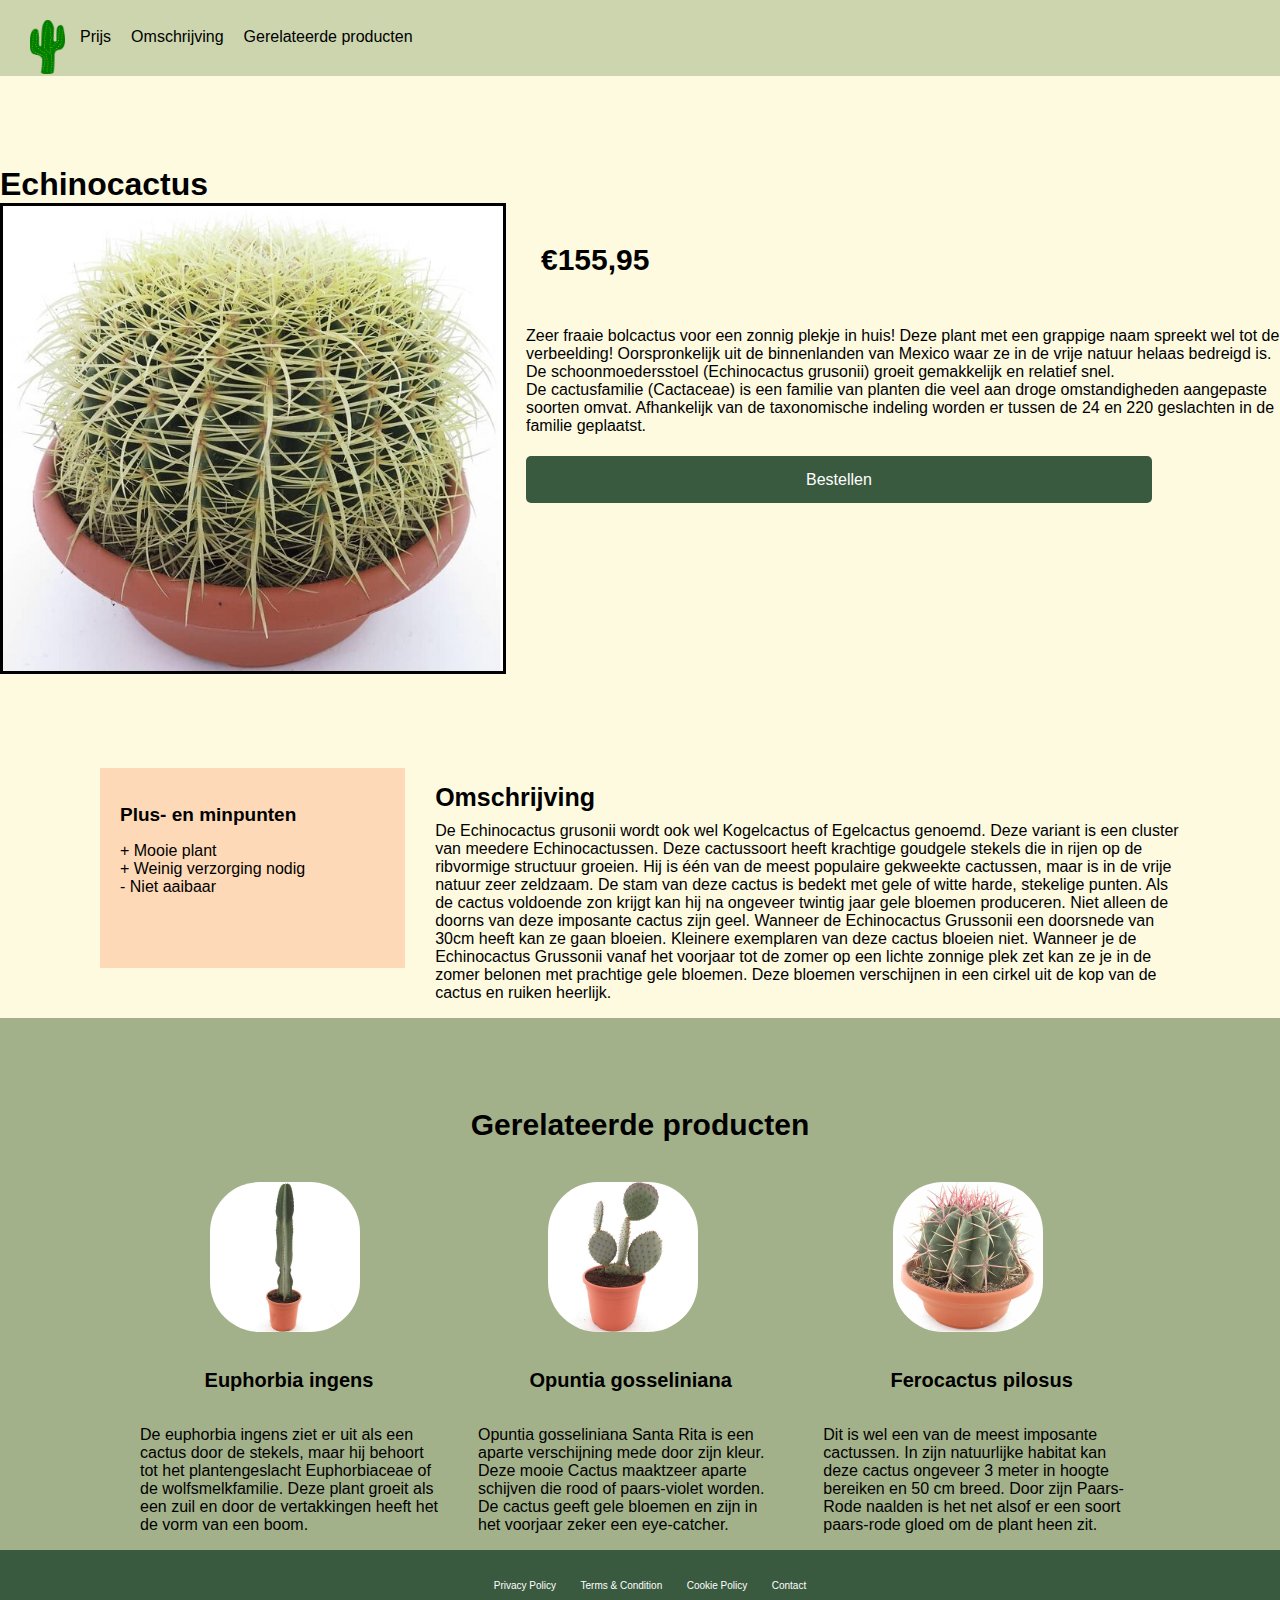
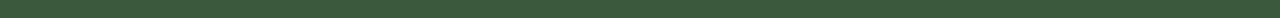
<file: index.html>
<!DOCTYPE html>
<html lang="en">

<head>
    <meta charset="UTF-8">
    <meta name="viewport" content="width=device-width, initial-scale=1.0">
    <title>Document</title>
    <link rel="stylesheet" href="./css/style.css">
</head>

<body>
    <nav>
        <img src="Images/logo.png" alt="">
        <div class="navLinks">
            <a href="#prijs">Prijs</a>
            <a href="#omschrijvingid">Omschrijving</a>
            <a href="#gerelateerd">Gerelateerde producten</a>
        </div>
    </nav>

    <header>
        <h1>Echinocactus</h1>
    </header>

    <main>
        <section class="productEen">

            <div class="links">
                <img src="Images/ech.jpg" alt="Echinocactus">
            </div>

            <div class="rechts">
                <div id="prijs">€155,95</div>
                <p id="beschrijving">
                    Zeer fraaie bolcactus voor een zonnig plekje in huis! Deze plant met een grappige naam spreekt wel
                    tot de verbeelding!
                    Oorspronkelijk uit de binnenlanden van Mexico waar ze in de vrije natuur helaas bedreigd is. De
                    schoonmoedersstoel
                    (Echinocactus grusonii) groeit gemakkelijk en relatief snel.<br> De cactusfamilie (Cactaceae) is een
                    familie van planten die veel aan droge omstandigheden aangepaste soorten omvat.
                    Afhankelijk van de taxonomische indeling worden er tussen de 24 en 220 geslachten in de familie
                    geplaatst.</p>
                <a href="#">Bestellen</a>
            </div>
        </section>

        <section class="details">
            <div class="plusmin">
                <h2>Plus- en minpunten</h2>
                <p>+ Mooie plant<br>+ Weinig verzorging nodig<br>- Niet aaibaar
                </p>
            </div>
            <div id="omschrijvingid">
                <h3>Omschrijving</h3>
                <p>De Echinocactus grusonii wordt ook wel Kogelcactus of Egelcactus genoemd. Deze variant is een cluster
                    van meedere
                    Echinocactussen. Deze cactussoort heeft krachtige goudgele stekels die in rijen op de ribvormige
                    structuur groeien. Hij is één van de meest populaire gekweekte cactussen, maar is in de vrije natuur
                    zeer zeldzaam. De stam van deze cactus is
                    bedekt met gele of witte harde, stekelige punten. Als de cactus voldoende zon krijgt kan hij na
                    ongeveer twintig jaar gele bloemen produceren. Niet alleen de doorns van deze imposante cactus zijn
                    geel. Wanneer de Echinocactus Grussonii een doorsnede van 30cm
                    heeft kan ze gaan bloeien. Kleinere exemplaren van deze cactus bloeien niet. Wanneer je de
                    Echinocactus Grussonii vanaf
                    het voorjaar tot de zomer op een lichte zonnige plek zet kan ze je in de zomer belonen met prachtige
                    gele bloemen. Deze
                    bloemen verschijnen in een cirkel uit de kop van de cactus en ruiken heerlijk.</p>
            </div>
        </section>

        <section class="gerelateerde">
            <h4 id="gerelateerd">Gerelateerde producten</h4>

            <div class="articles">
                <article class="art1">
                    <img src="Images/euphorbia.jpg" alt="Euphorbia">
                    <h5>Euphorbia ingens</h5>
                    <p>De euphorbia ingens ziet er uit als een cactus door de stekels, maar hij behoort tot het
                        plantengeslacht Euphorbiaceae
                        of de wolfsmelkfamilie. Deze plant groeit als een zuil en door de vertakkingen heeft het de vorm
                        van een boom.</p>
                </article>

                <article class="art2">
                    <img src="Images/opuntia.jpg" alt="Opuntia">
                    <h5>Opuntia gosseliniana</h5>
                    <p>Opuntia gosseliniana Santa Rita is een aparte verschijning mede door zijn kleur. Deze mooie
                        Cactus maaktzeer aparte
                        schijven die rood of paars-violet worden. De cactus geeft gele bloemen en zijn in het voorjaar
                        zeker een eye-catcher.</p>
                </article>

                <article class="art3">
                    <img src="Images/ferocactus.jpg" alt="Ferocactus">
                    <h5>Ferocactus pilosus</h5>
                    <p>Dit is wel een van de meest imposante cactussen. In zijn natuurlijke habitat kan deze cactus
                        ongeveer 3 meter in hoogte
                        bereiken en 50 cm breed. Door zijn Paars-Rode naalden is het net alsof er een soort paars-rode
                        gloed om de plant heen
                        zit.</p>
                </article>
            </div>

        </section>

    </main>

    <footer>
        <a href="#">Privacy Policy</a>
        <a href="#">Terms & Condition</a>
        <a href="#">Cookie Policy</a>
        <a href="#">Contact</a>
    </footer>

</body>

</html>
</file>
<file: css/style.css>
body {
    font-family: Arial, Helvetica, sans-serif;
    margin: 0px;
    background-color: #fefae0;
}

nav {
    padding: 30px;
    background-color: #ccd5ae;
}

nav a {
    display: flex;
    text-decoration: none;
    margin-left: 20px;
    color: black;
}
nav a:hover {
    color: white;
}

.navLinks {
    display: flex;
    margin-top: -50px;
    margin-left: 30px;
}

nav img {
    width: 35px;
    margin-top: -10px;
}

h1 {
    padding-top: 90px;
    display: flex;
    flex: 1;
    max-width: 1300px;
    margin: auto;
    gap: 20px;
}

.productEen {
    display: flex;
    flex: 1;
    max-width: 1300px;
    margin: auto;
    gap: 20px;

}

#beschrijving {
    padding-bottom: 20px;

}

.productEen img {
    width: 500px;
    border: solid black;
}

#prijs {
    margin-top: 80px;
    margin-bottom: 50px;
    margin-left: 15px;
    font-size: 30px;
    font-weight: bolder;
}

.rechts {
    margin-top: -40px;
}

.rechts a {
    text-decoration: none;
    background-color: #3a5a40;
    color: white;
    padding: 15px 280px 15px 280px;
    text-align: center;
    border-radius: 5px;

}
.rechts a:hover {
    background-color: #606c38;
}

.details {
    display: flex;
    flex: 1;
    gap: 30px;
}

h2 {
    font-size: 19px;
}

h3 {
    font-size: 25px;
}

.plusmin {
    padding: 20px 100px 20px 20px;
    margin: 90px 0px 50px 100px;
    border-style: hidden;
    white-space: nowrap;
    background-color: #fed9b7;
}

#omschrijvingid {
    margin: 80px 100px 0px 0px;
}

#omschrijvingid p {
    margin-top: -15px;
}

.gerelateerde {
    background-color: #a3b18a;
    padding-top: 50px;
}

h4 {
    text-align: center;
    font-size: 30px;
}

.articles {
    display: flex;
    max-width: 1000px;
    margin: auto;
    flex: 1;
    gap: 40px;
}

.articles img {
    max-width: 100%;
    margin-left: 70px;
    max-height: 150px;
    border-radius: 50px;
}

h5 {
    font-size: 20px;
    text-align: center;
}

footer {
    padding: 25px;
    text-align: center;
    background-color: #3a5a40;
}

footer a {
    text-decoration: none;
    color: white;
    font-size: 10px;
    margin-left: 20px;
}
footer a:hover {
    color: black;
}
</file>
